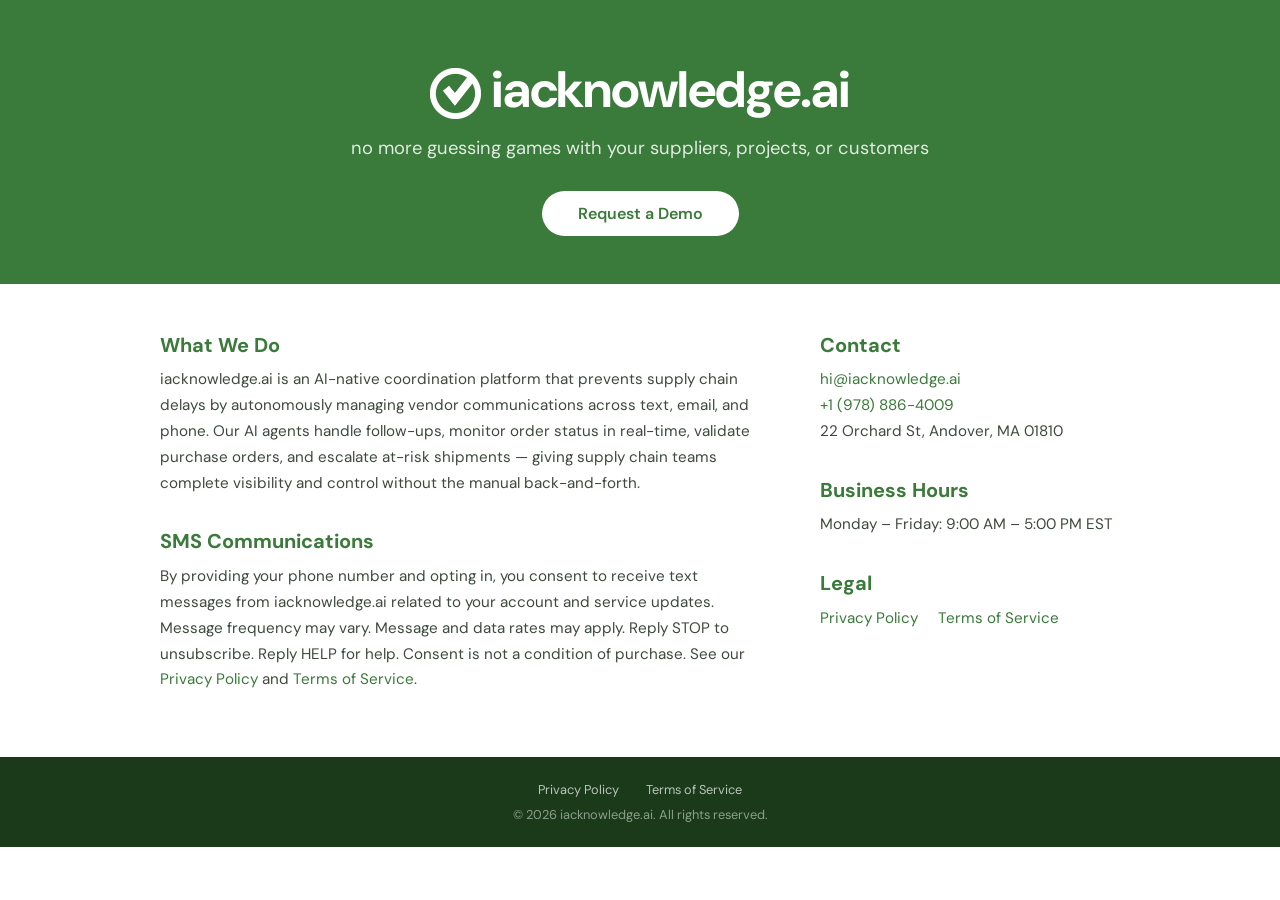
<file: index.html>
<!DOCTYPE html>
<html lang="en">
<head>
<meta charset="UTF-8">
<meta name="viewport" content="width=device-width, initial-scale=1.0">
<title>iacknowledge.ai</title>
<link rel="icon" href="favicon.ico">
<link rel="icon" type="image/png" href="icon.png">
<link href="https://fonts.googleapis.com/css2?family=DM+Sans:wght@400;500;600;700&display=swap" rel="stylesheet">
<link rel="stylesheet" href="styles.css">
</head>
<body>

<section class="hero">
  <div class="logo">
    <img src="icon.png" alt="iacknowledge.ai logo">
    iacknowledge.ai
  </div>
  <p class="tagline">no more guessing games with your suppliers, projects, or customers</p>
  <a href="mailto:hi@iacknowledge.ai?subject=Demo%20Request" class="cta">Request a Demo</a>
</section>

<section class="content">
  <div class="content-grid">
    <div class="content-left">
      <div class="content-block">
        <h2>What We Do</h2>
        <p>iacknowledge.ai is an AI-native coordination platform that prevents supply chain delays by autonomously managing vendor communications across text, email, and phone. Our AI agents handle follow-ups, monitor order status in real-time, validate purchase orders, and escalate at-risk shipments — giving supply chain teams complete visibility and control without the manual back-and-forth.</p>
      </div>
      <div class="content-block">
        <h2>SMS Communications</h2>
        <p>By providing your phone number and opting in, you consent to receive text messages from iacknowledge.ai related to your account and service updates. Message frequency may vary. Message and data rates may apply. Reply STOP to unsubscribe. Reply HELP for help. Consent is not a condition of purchase. See our <a href="privacy.html">Privacy Policy</a> and <a href="terms.html">Terms of Service</a>.</p>
      </div>
    </div>
    <div class="content-right">
      <div class="content-block">
        <h2>Contact</h2>
        <p>
          <a href="mailto:hi@iacknowledge.ai">hi@iacknowledge.ai</a><br>
          <a href="tel:+19788864009">+1 (978) 886-4009</a><br>
          22 Orchard St, Andover, MA 01810
        </p>
      </div>
      <div class="content-block">
        <h2>Business Hours</h2>
        <p>Monday – Friday: 9:00 AM – 5:00 PM EST</p>
      </div>
      <div class="content-block">
        <h2>Legal</h2>
        <p class="legal-links">
          <a href="privacy.html">Privacy Policy</a>
          <a href="terms.html">Terms of Service</a>
        </p>
      </div>
    </div>
  </div>
</section>

<footer>
  <div class="footer-links">
    <a href="privacy.html">Privacy Policy</a>
    <a href="terms.html">Terms of Service</a>
  </div>
  &copy; 2026 iacknowledge.ai. All rights reserved.
</footer>

</body>
</html>
</file>
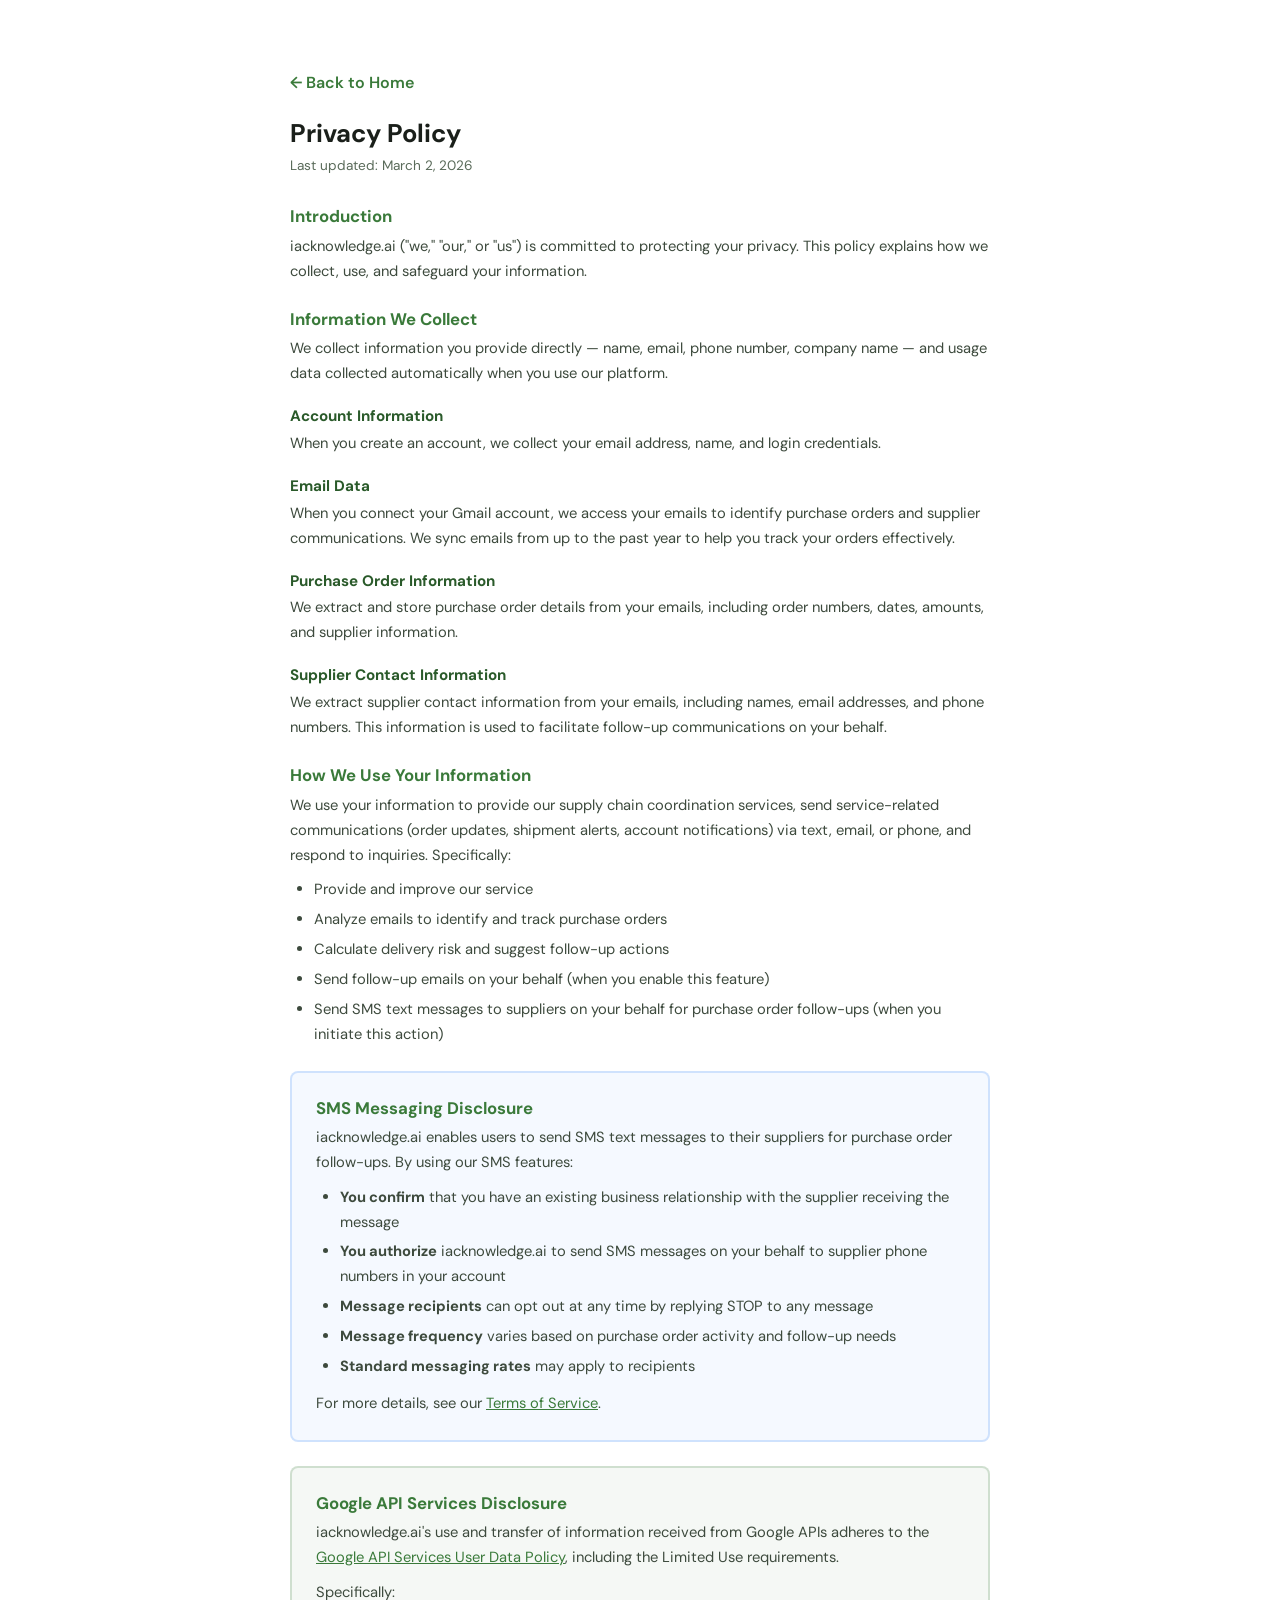
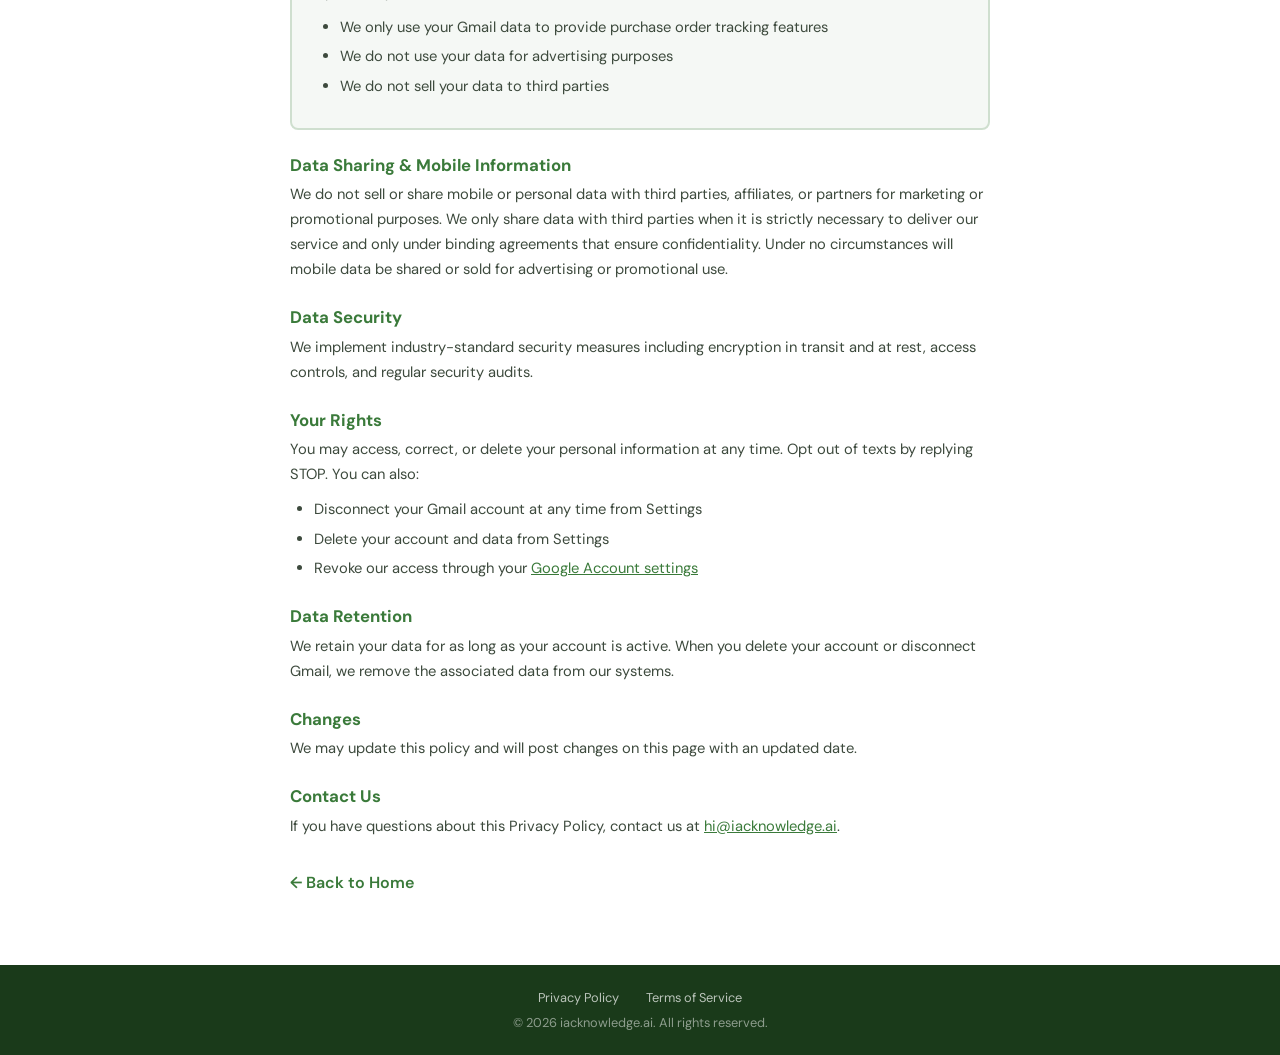
<file: privacy.html>
<!DOCTYPE html>
<html lang="en">
<head>
<meta charset="UTF-8">
<meta name="viewport" content="width=device-width, initial-scale=1.0">
<title>Privacy Policy — iacknowledge.ai</title>
<link rel="icon" href="favicon.ico">
<link rel="icon" type="image/png" href="icon.png">
<link href="https://fonts.googleapis.com/css2?family=DM+Sans:wght@400;500;600;700&display=swap" rel="stylesheet">
<link rel="stylesheet" href="styles.css">
</head>
<body>

<div class="policy-page">
  <div class="policy-inner">
    <a href="index.html" class="back-link">&larr; Back to Home</a>

    <h1>Privacy Policy</h1>
    <p class="date">Last updated: March 2, 2026</p>

    <h2>Introduction</h2>
    <p>iacknowledge.ai ("we," "our," or "us") is committed to protecting your privacy. This policy explains how we collect, use, and safeguard your information.</p>

    <h2>Information We Collect</h2>
    <p>We collect information you provide directly — name, email, phone number, company name — and usage data collected automatically when you use our platform.</p>

    <h3>Account Information</h3>
    <p>When you create an account, we collect your email address, name, and login credentials.</p>

    <h3>Email Data</h3>
    <p>When you connect your Gmail account, we access your emails to identify purchase orders and supplier communications. We sync emails from up to the past year to help you track your orders effectively.</p>

    <h3>Purchase Order Information</h3>
    <p>We extract and store purchase order details from your emails, including order numbers, dates, amounts, and supplier information.</p>

    <h3>Supplier Contact Information</h3>
    <p>We extract supplier contact information from your emails, including names, email addresses, and phone numbers. This information is used to facilitate follow-up communications on your behalf.</p>

    <h2>How We Use Your Information</h2>
    <p>We use your information to provide our supply chain coordination services, send service-related communications (order updates, shipment alerts, account notifications) via text, email, or phone, and respond to inquiries. Specifically:</p>
    <ul>
      <li>Provide and improve our service</li>
      <li>Analyze emails to identify and track purchase orders</li>
      <li>Calculate delivery risk and suggest follow-up actions</li>
      <li>Send follow-up emails on your behalf (when you enable this feature)</li>
      <li>Send SMS text messages to suppliers on your behalf for purchase order follow-ups (when you initiate this action)</li>
    </ul>

    <div class="disclosure-box blue">
      <h2>SMS Messaging Disclosure</h2>
      <p>iacknowledge.ai enables users to send SMS text messages to their suppliers for purchase order follow-ups. By using our SMS features:</p>
      <ul>
        <li><strong>You confirm</strong> that you have an existing business relationship with the supplier receiving the message</li>
        <li><strong>You authorize</strong> iacknowledge.ai to send SMS messages on your behalf to supplier phone numbers in your account</li>
        <li><strong>Message recipients</strong> can opt out at any time by replying STOP to any message</li>
        <li><strong>Message frequency</strong> varies based on purchase order activity and follow-up needs</li>
        <li><strong>Standard messaging rates</strong> may apply to recipients</li>
      </ul>
      <p>For more details, see our <a href="terms.html">Terms of Service</a>.</p>
    </div>

    <div class="disclosure-box green">
      <h2>Google API Services Disclosure</h2>
      <p>iacknowledge.ai's use and transfer of information received from Google APIs adheres to the <a href="https://developers.google.com/terms/api-services-user-data-policy" target="_blank" rel="noopener noreferrer">Google API Services User Data Policy</a>, including the Limited Use requirements.</p>
      <p>Specifically:</p>
      <ul>
        <li>We only use your Gmail data to provide purchase order tracking features</li>
        <li>We do not use your data for advertising purposes</li>
        <li>We do not sell your data to third parties</li>
      </ul>
    </div>

    <h2>Data Sharing &amp; Mobile Information</h2>
    <p>We do not sell or share mobile or personal data with third parties, affiliates, or partners for marketing or promotional purposes. We only share data with third parties when it is strictly necessary to deliver our service and only under binding agreements that ensure confidentiality. Under no circumstances will mobile data be shared or sold for advertising or promotional use.</p>

    <h2>Data Security</h2>
    <p>We implement industry-standard security measures including encryption in transit and at rest, access controls, and regular security audits.</p>

    <h2>Your Rights</h2>
    <p>You may access, correct, or delete your personal information at any time. Opt out of texts by replying STOP. You can also:</p>
    <ul>
      <li>Disconnect your Gmail account at any time from Settings</li>
      <li>Delete your account and data from Settings</li>
      <li>Revoke our access through your <a href="https://myaccount.google.com/permissions" target="_blank" rel="noopener noreferrer">Google Account settings</a></li>
    </ul>

    <h2>Data Retention</h2>
    <p>We retain your data for as long as your account is active. When you delete your account or disconnect Gmail, we remove the associated data from our systems.</p>

    <h2>Changes</h2>
    <p>We may update this policy and will post changes on this page with an updated date.</p>

    <h2>Contact Us</h2>
    <p>If you have questions about this Privacy Policy, contact us at <a href="mailto:hi@iacknowledge.ai">hi@iacknowledge.ai</a>.</p>

    <a href="index.html" class="back-link">&larr; Back to Home</a>
  </div>
</div>

<footer>
  <div class="footer-links">
    <a href="privacy.html">Privacy Policy</a>
    <a href="terms.html">Terms of Service</a>
  </div>
  &copy; 2026 iacknowledge.ai. All rights reserved.
</footer>

</body>
</html>
</file>
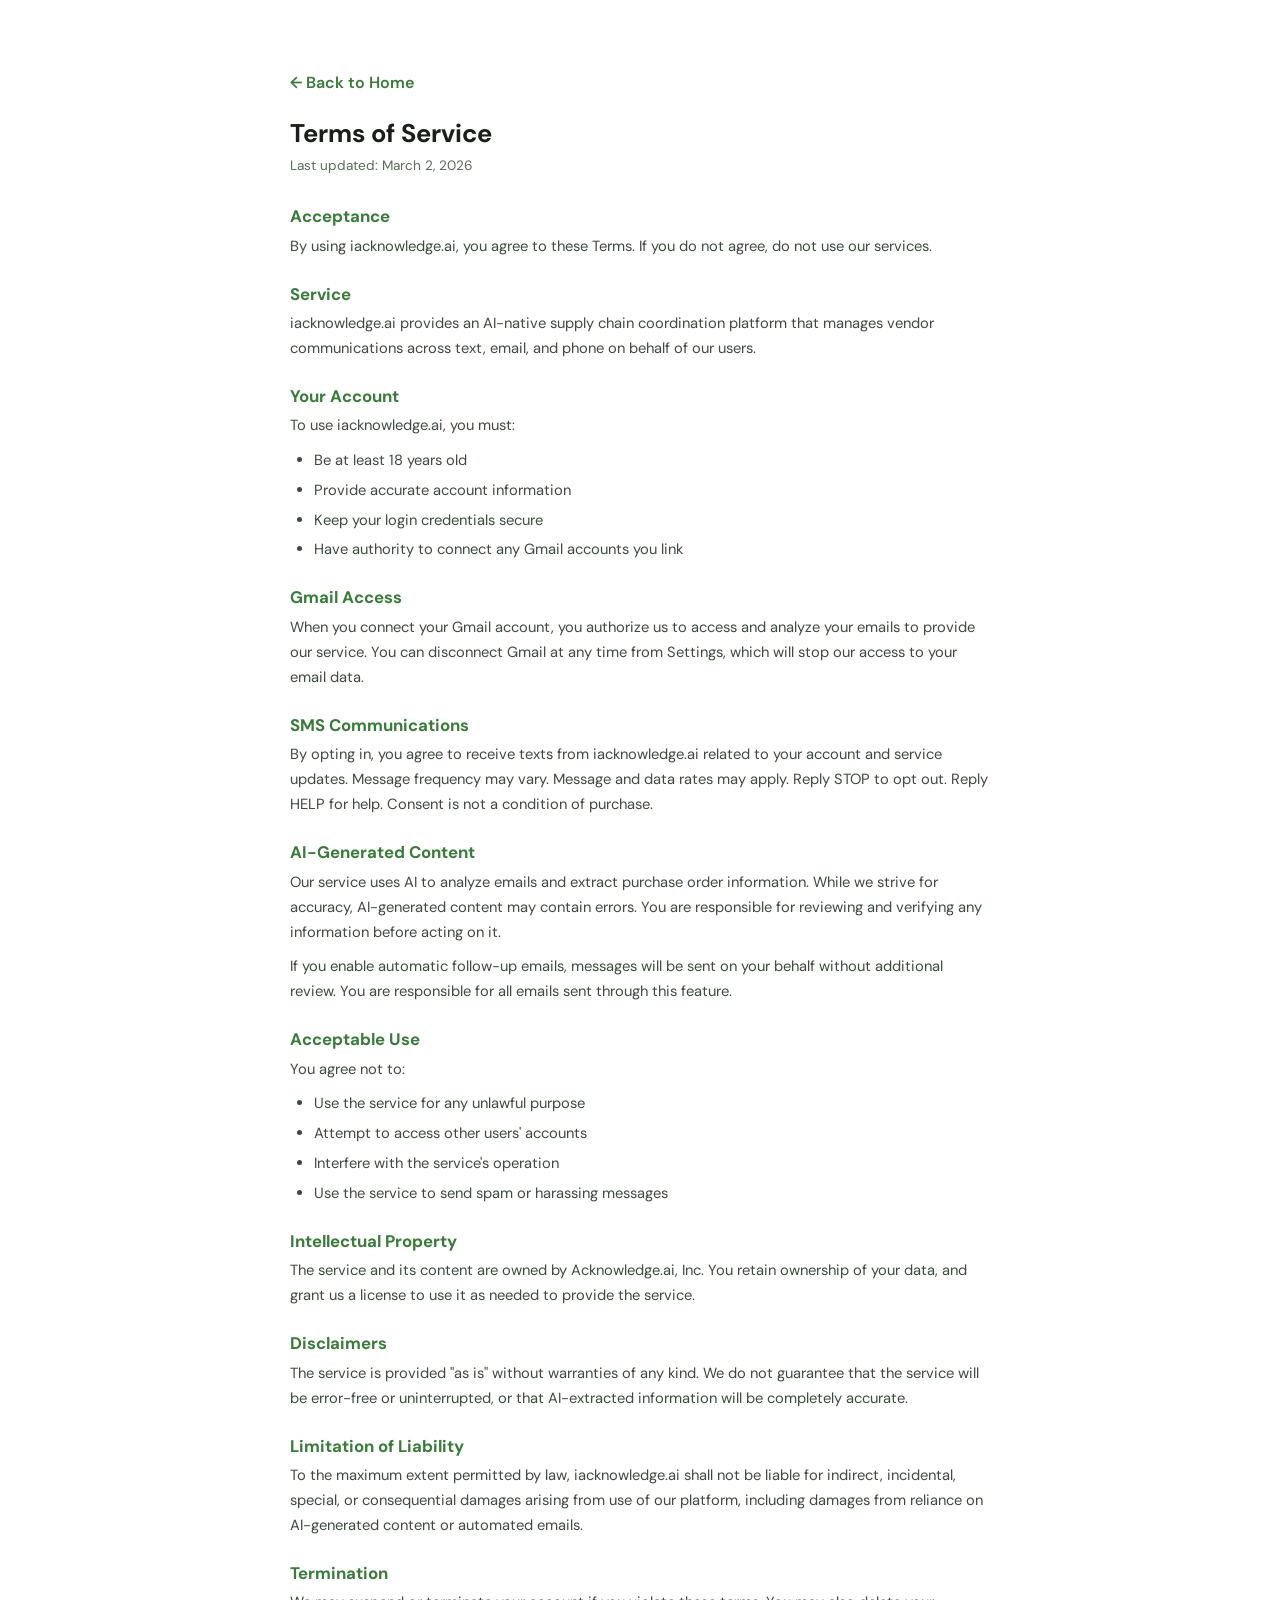
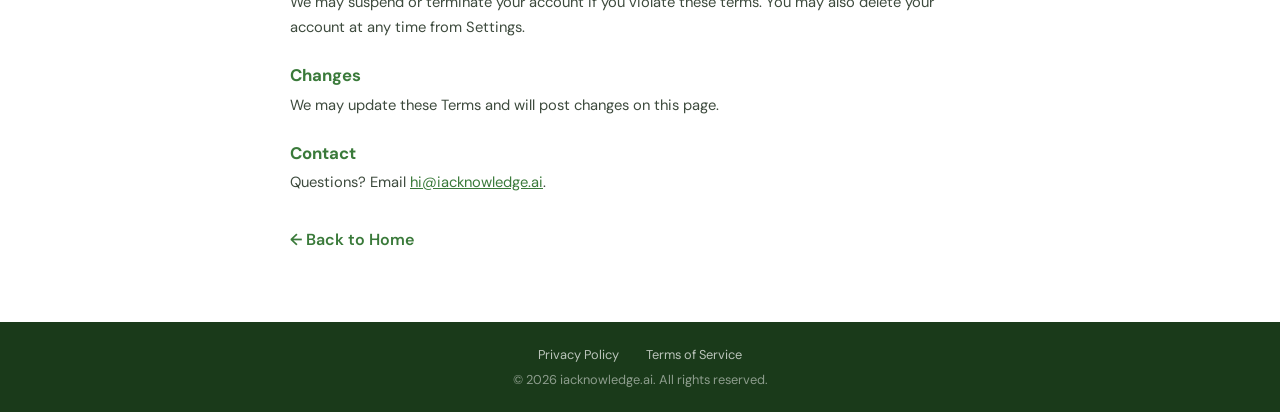
<file: terms.html>
<!DOCTYPE html>
<html lang="en">
<head>
<meta charset="UTF-8">
<meta name="viewport" content="width=device-width, initial-scale=1.0">
<title>Terms of Service — iacknowledge.ai</title>
<link rel="icon" href="favicon.ico">
<link rel="icon" type="image/png" href="icon.png">
<link href="https://fonts.googleapis.com/css2?family=DM+Sans:wght@400;500;600;700&display=swap" rel="stylesheet">
<link rel="stylesheet" href="styles.css">
</head>
<body>

<div class="policy-page">
  <div class="policy-inner">
    <a href="index.html" class="back-link">&larr; Back to Home</a>

    <h1>Terms of Service</h1>
    <p class="date">Last updated: March 2, 2026</p>

    <h2>Acceptance</h2>
    <p>By using iacknowledge.ai, you agree to these Terms. If you do not agree, do not use our services.</p>

    <h2>Service</h2>
    <p>iacknowledge.ai provides an AI-native supply chain coordination platform that manages vendor communications across text, email, and phone on behalf of our users.</p>

    <h2>Your Account</h2>
    <p>To use iacknowledge.ai, you must:</p>
    <ul>
      <li>Be at least 18 years old</li>
      <li>Provide accurate account information</li>
      <li>Keep your login credentials secure</li>
      <li>Have authority to connect any Gmail accounts you link</li>
    </ul>

    <h2>Gmail Access</h2>
    <p>When you connect your Gmail account, you authorize us to access and analyze your emails to provide our service. You can disconnect Gmail at any time from Settings, which will stop our access to your email data.</p>

    <h2>SMS Communications</h2>
    <p>By opting in, you agree to receive texts from iacknowledge.ai related to your account and service updates. Message frequency may vary. Message and data rates may apply. Reply STOP to opt out. Reply HELP for help. Consent is not a condition of purchase.</p>

    <h2>AI-Generated Content</h2>
    <p>Our service uses AI to analyze emails and extract purchase order information. While we strive for accuracy, AI-generated content may contain errors. You are responsible for reviewing and verifying any information before acting on it.</p>
    <p>If you enable automatic follow-up emails, messages will be sent on your behalf without additional review. You are responsible for all emails sent through this feature.</p>

    <h2>Acceptable Use</h2>
    <p>You agree not to:</p>
    <ul>
      <li>Use the service for any unlawful purpose</li>
      <li>Attempt to access other users' accounts</li>
      <li>Interfere with the service's operation</li>
      <li>Use the service to send spam or harassing messages</li>
    </ul>

    <h2>Intellectual Property</h2>
    <p>The service and its content are owned by Acknowledge.ai, Inc. You retain ownership of your data, and grant us a license to use it as needed to provide the service.</p>

    <h2>Disclaimers</h2>
    <p>The service is provided "as is" without warranties of any kind. We do not guarantee that the service will be error-free or uninterrupted, or that AI-extracted information will be completely accurate.</p>

    <h2>Limitation of Liability</h2>
    <p>To the maximum extent permitted by law, iacknowledge.ai shall not be liable for indirect, incidental, special, or consequential damages arising from use of our platform, including damages from reliance on AI-generated content or automated emails.</p>

    <h2>Termination</h2>
    <p>We may suspend or terminate your account if you violate these terms. You may also delete your account at any time from Settings.</p>

    <h2>Changes</h2>
    <p>We may update these Terms and will post changes on this page.</p>

    <h2>Contact</h2>
    <p>Questions? Email <a href="mailto:hi@iacknowledge.ai">hi@iacknowledge.ai</a>.</p>

    <a href="index.html" class="back-link">&larr; Back to Home</a>
  </div>
</div>

<footer>
  <div class="footer-links">
    <a href="privacy.html">Privacy Policy</a>
    <a href="terms.html">Terms of Service</a>
  </div>
  &copy; 2026 iacknowledge.ai. All rights reserved.
</footer>

</body>
</html>
</file>
<file: styles.css>
* { margin: 0; padding: 0; box-sizing: border-box; }
body { font-family: 'DM Sans', sans-serif; color: #fff; background: #fff; }

/* ── HERO ── */
.hero {
  background: #3a7a3a;
  display: flex;
  flex-direction: column;
  align-items: center;
  justify-content: center;
  text-align: center;
  padding: 3.5rem 2rem 3rem;
}
.logo {
  display: flex;
  align-items: center;
  gap: 0.6rem;
  font-size: clamp(2.2rem, 5vw, 3.2rem);
  font-weight: 700;
  letter-spacing: -0.02em;
  margin-bottom: 0.75rem;
}
.logo img { width: 1em; height: 1em; position: relative; top: 0.08em; }
.tagline {
  font-size: clamp(0.95rem, 2vw, 1.15rem);
  font-weight: 400;
  opacity: 0.85;
  max-width: 580px;
  line-height: 1.5;
  margin-bottom: 1.75rem;
}
.cta {
  display: inline-block;
  background: #fff;
  color: #3a7a3a;
  padding: 0.75rem 2.25rem;
  border-radius: 50px;
  font-weight: 600;
  font-size: 1rem;
  text-decoration: none;
  transition: transform 0.15s, box-shadow 0.15s;
}
.cta:hover { transform: translateY(-2px); box-shadow: 0 6px 24px rgba(0,0,0,0.15); }

/* ── CONTENT GRID ── */
.content {
  background: #fff;
  color: #1a1f1a;
  padding: 3rem 2rem 4rem;
}
.content-grid {
  max-width: 960px;
  margin: 0 auto;
  display: flex;
  gap: 4rem;
}
.content-left {
  flex: 1;
}
.content-right {
  flex: 0 0 300px;
}
.content-block {
  margin-bottom: 2rem;
}
.content-block:last-child {
  margin-bottom: 0;
}
.content-block h2 {
  font-size: 1.25rem;
  font-weight: 700;
  color: #3a7a3a;
  margin-bottom: 0.6rem;
}
.content-block p {
  font-size: 0.95rem;
  line-height: 1.7;
  color: #3d4a3d;
}
.content-block a {
  color: #3a7a3a;
  text-decoration: none;
}
.content-block a:hover {
  text-decoration: underline;
}
.legal-links {
  display: flex;
  gap: 1.25rem;
}

/* ── FOOTER ── */
footer { background: #1a3a1a; color: rgba(255,255,255,0.5); padding: 1.5rem 2rem; text-align: center; font-size: 0.8rem; }
footer a { color: rgba(255,255,255,0.7); text-decoration: none; margin: 0 0.75rem; }
footer a:hover { color: #fff; }
.footer-links { margin-bottom: 0.5rem; }

/* ── RESPONSIVE ── */
@media (max-width: 680px) {
  .content-grid {
    flex-direction: column;
    gap: 0;
  }
  .content-right {
    flex: 1;
  }
  .content-block {
    margin-bottom: 1.75rem;
  }
}

/* ── POLICY PAGES ── */
.policy-page {
  background: #fff;
  color: #1a1f1a;
  min-height: calc(100vh - 60px);
  padding: 3rem 2rem;
}
.policy-inner { max-width: 700px; margin: 0 auto; }
.policy-inner h1 { font-size: 1.6rem; margin-bottom: 0.25rem; }
.policy-inner .date { font-size: 0.85rem; color: #5a6b5a; margin-bottom: 1.75rem; }
.policy-inner h2 { font-size: 1.05rem; margin-top: 1.5rem; margin-bottom: 0.4rem; color: #3a7a3a; }
.policy-inner h3 { font-size: 0.95rem; margin-top: 1.25rem; margin-bottom: 0.3rem; color: #2a5a2a; }
.policy-inner p { font-size: 0.92rem; color: #3d4a3d; line-height: 1.7; margin-bottom: 0.6rem; }
.policy-inner ul { font-size: 0.92rem; color: #3d4a3d; line-height: 1.7; margin: 0.5rem 0 0.75rem 1.5rem; }
.policy-inner li { margin-bottom: 0.3rem; }
.policy-inner a { color: #3a7a3a; }
.back-link { display: inline-block; margin: 1.5rem 0; color: #3a7a3a; font-weight: 600; text-decoration: none; }
.back-link:hover { text-decoration: underline; }

/* ── DISCLOSURE BOXES ── */
.disclosure-box {
  border-radius: 8px;
  padding: 1.5rem;
  margin: 1.5rem 0;
}
.disclosure-box h2 { margin-top: 0; }
.disclosure-box p:last-child,
.disclosure-box ul:last-child { margin-bottom: 0; }
.disclosure-box.blue {
  border: 2px solid rgba(59, 130, 246, 0.2);
  background: rgba(59, 130, 246, 0.05);
}
.disclosure-box.green {
  border: 2px solid rgba(58, 122, 58, 0.2);
  background: rgba(58, 122, 58, 0.05);
}
</file>
